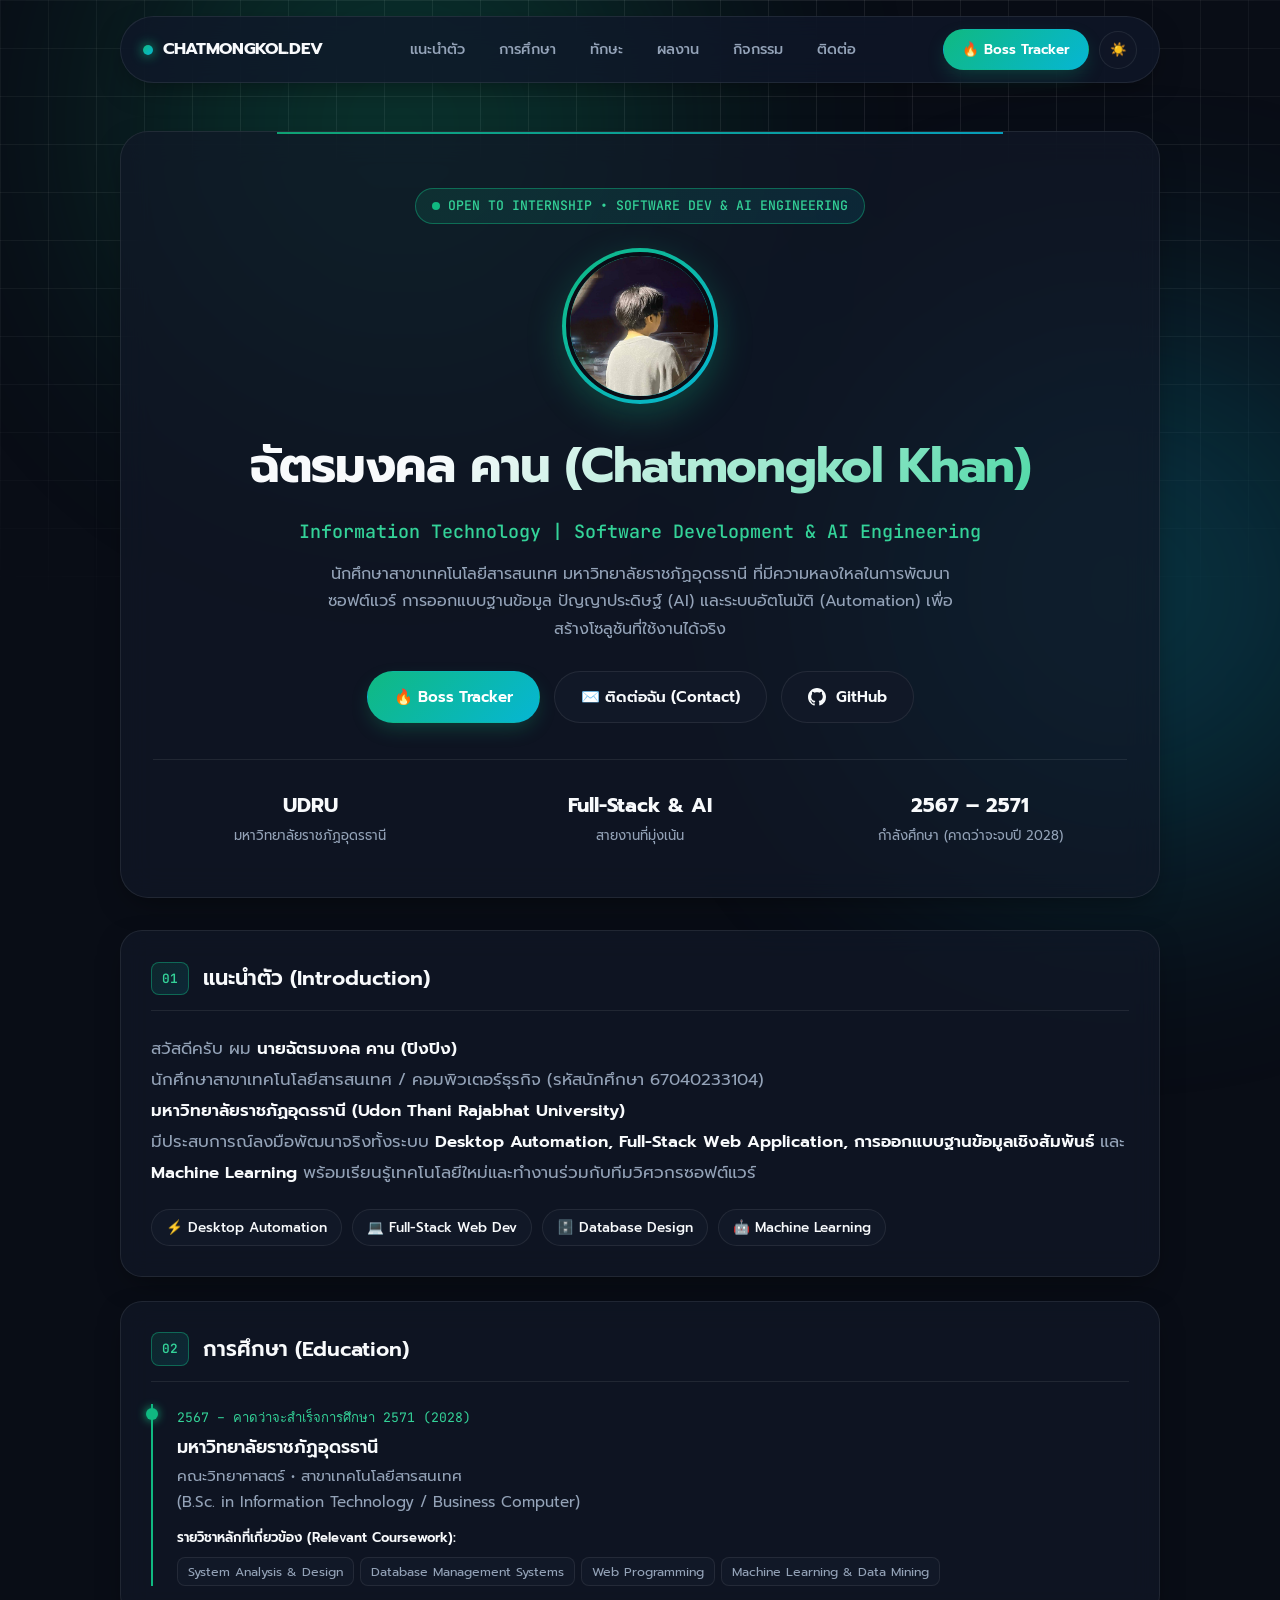
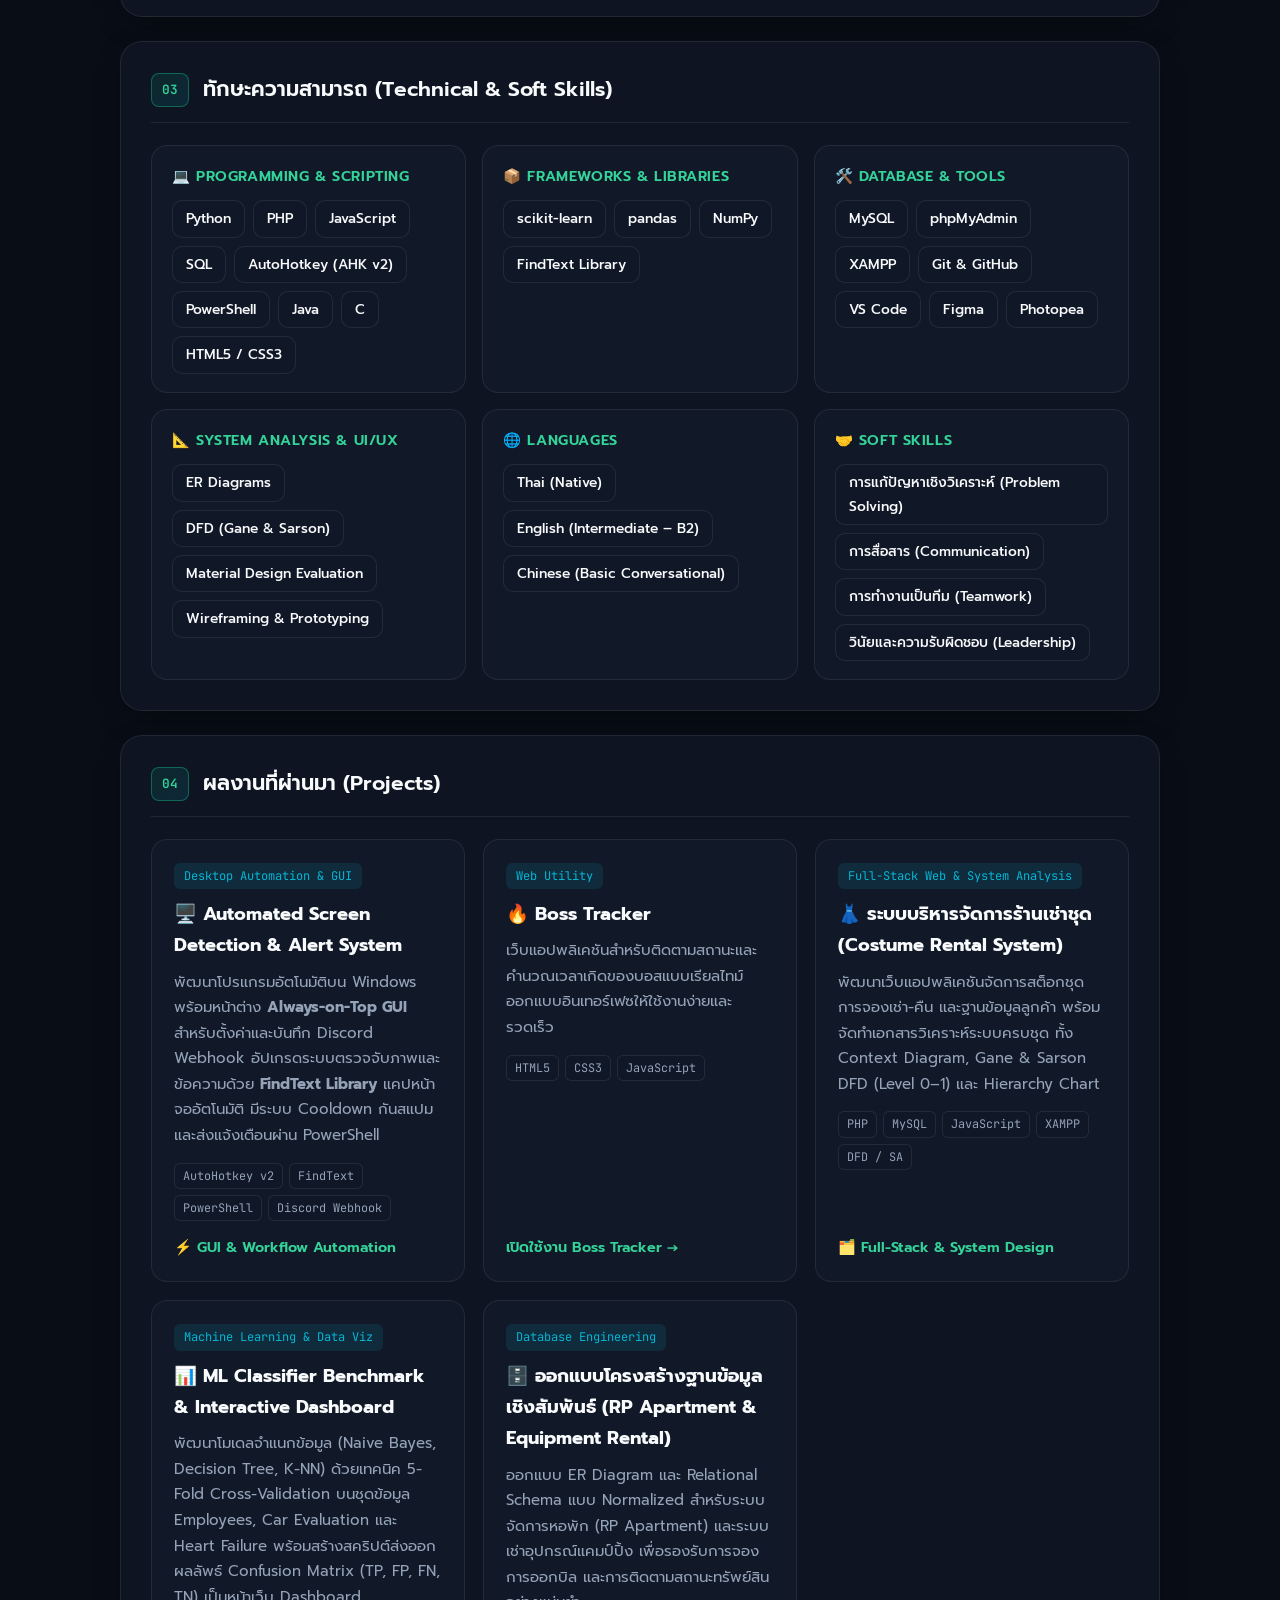
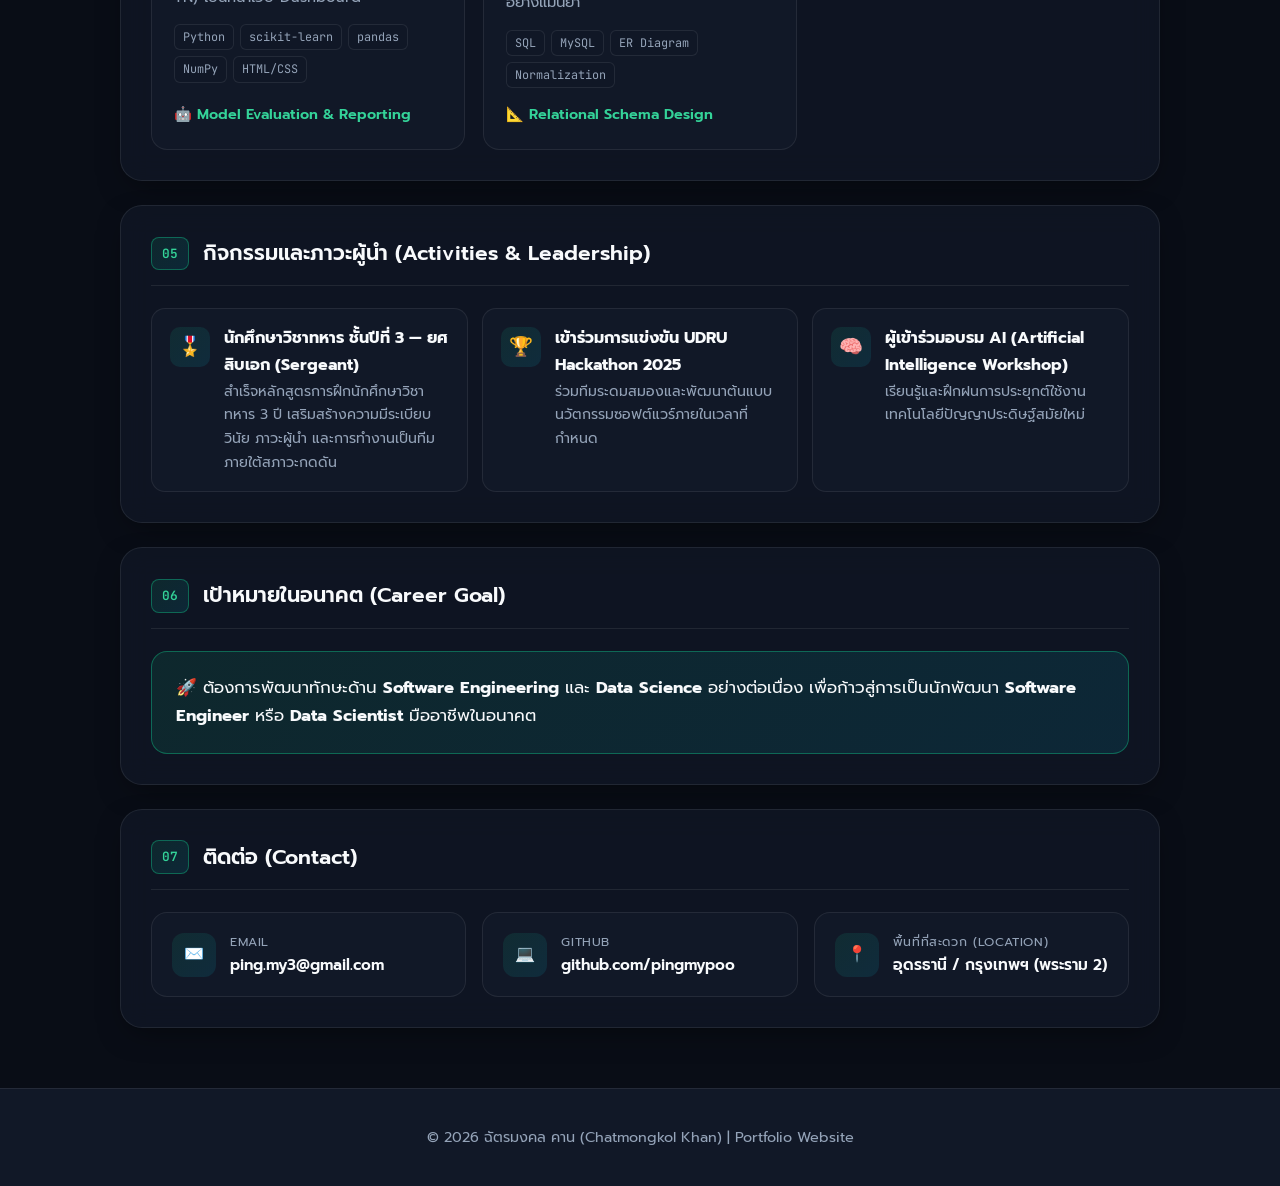
<file: index.html>
<!DOCTYPE html>
<html lang="th" data-theme="dark">

<head>
    <meta charset="UTF-8">
    <title>Portfolio | ฉัตรมงคล คาน (Chatmongkol Khan)</title>
    <meta name="viewport" content="width=device-width, initial-scale=1.0">
    <meta name="description" content="Portfolio ของ ฉัตรมงคล คาน - Information Technology & AI Engineering, มหาวิทยาลัยราชภัฏอุดรธานี">
    <!-- Google Fonts: Prompt (Thai/Latin) & JetBrains Mono -->
    <link rel="preconnect" href="https://fonts.googleapis.com">
    <link rel="preconnect" href="https://fonts.gstatic.com" crossorigin>
    <link href="https://fonts.googleapis.com/css2?family=JetBrains+Mono:wght@400;500;600&family=Plus+Jakarta+Sans:wght@400;500;600;700;800&family=Prompt:wght@300;400;500;600;700&display=swap" rel="stylesheet">

    <style>
        :root {
            --bg-primary: #090d16;
            --bg-secondary: #111827;
            --bg-card: rgba(17, 24, 39, 0.72);
            --bg-card-hover: rgba(30, 41, 59, 0.85);
            --bg-glass: rgba(15, 23, 42, 0.75);
            --text-primary: #f8fafc;
            --text-secondary: #94a3b8;
            --text-muted: #64748b;
            --accent: #10b981;
            --accent-light: #34d399;
            --accent-cyan: #06b6d4;
            --accent-glow: rgba(16, 185, 129, 0.28);
            --border-color: rgba(255, 255, 255, 0.08);
            --border-hover: rgba(16, 185, 129, 0.45);
            --shadow-card: 0 10px 30px -10px rgba(0, 0, 0, 0.5);
            --gradient-primary: linear-gradient(135deg, #10b981 0%, #06b6d4 100%);
            --gradient-subtle: linear-gradient(135deg, rgba(16, 185, 129, 0.12) 0%, rgba(6, 182, 212, 0.12) 100%);
        }

        [data-theme="light"] {
            --bg-primary: #f8fafc;
            --bg-secondary: #f1f5f9;
            --bg-card: rgba(255, 255, 255, 0.88);
            --bg-card-hover: rgba(255, 255, 255, 1);
            --bg-glass: rgba(255, 255, 255, 0.82);
            --text-primary: #0f172a;
            --text-secondary: #475569;
            --text-muted: #64748b;
            --accent: #059669;
            --accent-light: #10b981;
            --accent-cyan: #0284c7;
            --accent-glow: rgba(5, 150, 105, 0.18);
            --border-color: rgba(15, 23, 42, 0.08);
            --border-hover: rgba(5, 150, 105, 0.4);
            --shadow-card: 0 12px 32px -8px rgba(15, 23, 42, 0.08);
            --gradient-primary: linear-gradient(135deg, #059669 0%, #0284c7 100%);
            --gradient-subtle: linear-gradient(135deg, rgba(5, 150, 105, 0.08) 0%, rgba(2, 132, 199, 0.08) 100%);
        }

        * {
            box-sizing: border-box;
            margin: 0;
            padding: 0;
        }

        html {
            scroll-behavior: smooth;
            scroll-padding-top: 90px;
        }

        body {
            font-family: 'Prompt', 'Plus Jakarta Sans', -apple-system, BlinkMacSystemFont, sans-serif;
            background-color: var(--bg-primary);
            color: var(--text-primary);
            line-height: 1.7;
            overflow-x: hidden;
            position: relative;
            transition: background-color 0.35s ease, color 0.35s ease;
        }

        /* Ambient Background Effects */
        .bg-grid {
            position: fixed;
            inset: 0;
            background-image: 
                linear-gradient(to right, var(--border-color) 1px, transparent 1px),
                linear-gradient(to bottom, var(--border-color) 1px, transparent 1px);
            background-size: 48px 48px;
            mask-image: radial-gradient(ellipse 80% 60% at 50% 20%, #000 40%, transparent 100%);
            -webkit-mask-image: radial-gradient(ellipse 80% 60% at 50% 20%, #000 40%, transparent 100%);
            pointer-events: none;
            z-index: -2;
        }

        .bg-glow {
            position: fixed;
            width: 550px;
            height: 550px;
            border-radius: 50%;
            filter: blur(130px);
            opacity: 0.22;
            pointer-events: none;
            z-index: -1;
            animation: floatGlow 14s ease-in-out infinite alternate;
        }

        .bg-glow-1 {
            top: -150px;
            left: 10%;
            background: #10b981;
        }

        .bg-glow-2 {
            top: 35%;
            right: -120px;
            background: #06b6d4;
            animation-delay: -7s;
        }

        @keyframes floatGlow {
            0% { transform: translate(0, 0) scale(1); }
            100% { transform: translate(40px, 50px) scale(1.12); }
        }

        /* Sticky Glass Navigation */
        .navbar {
            position: sticky;
            top: 16px;
            z-index: 100;
            max-width: 1080px;
            margin: 16px auto 0;
            padding: 0 20px;
        }

        .nav-container {
            display: flex;
            align-items: center;
            justify-content: space-between;
            padding: 12px 22px;
            background: var(--bg-glass);
            backdrop-filter: blur(16px);
            -webkit-backdrop-filter: blur(16px);
            border: 1px solid var(--border-color);
            border-radius: 999px;
            box-shadow: var(--shadow-card);
        }

        .nav-logo {
            display: flex;
            align-items: center;
            gap: 10px;
            font-weight: 700;
            font-size: 1.05rem;
            color: var(--text-primary);
            text-decoration: none;
            letter-spacing: -0.02em;
        }

        .nav-logo-dot {
            width: 10px;
            height: 10px;
            border-radius: 50%;
            background: var(--gradient-primary);
            box-shadow: 0 0 12px var(--accent);
        }

        .nav-links {
            display: flex;
            align-items: center;
            gap: 6px;
            list-style: none;
        }

        .nav-links a {
            color: var(--text-secondary);
            text-decoration: none;
            font-size: 0.9rem;
            font-weight: 500;
            padding: 6px 14px;
            border-radius: 999px;
            transition: all 0.2s ease;
        }

        .nav-links a:hover {
            color: var(--text-primary);
            background: var(--gradient-subtle);
        }

        .nav-actions {
            display: flex;
            align-items: center;
            gap: 10px;
        }

        .theme-btn {
            background: var(--bg-card);
            border: 1px solid var(--border-color);
            color: var(--text-primary);
            width: 38px;
            height: 38px;
            border-radius: 50%;
            display: inline-flex;
            align-items: center;
            justify-content: center;
            cursor: pointer;
            transition: all 0.2s ease;
        }

        .theme-btn:hover {
            border-color: var(--border-hover);
            transform: rotate(12deg) scale(1.05);
        }

        /* Hero Header */
        header.hero {
            max-width: 1080px;
            margin: 48px auto 32px;
            padding: 0 20px;
            text-align: center;
        }

        .hero-card {
            position: relative;
            padding: 56px 32px 48px;
            background: var(--bg-card);
            backdrop-filter: blur(16px);
            -webkit-backdrop-filter: blur(16px);
            border: 1px solid var(--border-color);
            border-radius: 28px;
            box-shadow: var(--shadow-card);
            overflow: hidden;
        }

        .hero-card::before {
            content: "";
            position: absolute;
            top: 0;
            left: 15%;
            right: 15%;
            height: 2px;
            background: var(--gradient-primary);
            opacity: 0.85;
        }

        .status-badge {
            display: inline-flex;
            align-items: center;
            gap: 8px;
            padding: 6px 16px;
            border-radius: 999px;
            background: var(--gradient-subtle);
            border: 1px solid var(--border-hover);
            color: var(--accent-light);
            font-size: 0.82rem;
            font-weight: 500;
            margin-bottom: 24px;
            font-family: 'JetBrains Mono', monospace;
        }

        [data-theme="light"] .status-badge {
            color: var(--accent);
        }

        .status-pulse {
            width: 8px;
            height: 8px;
            border-radius: 50%;
            background: var(--accent);
            box-shadow: 0 0 0 0 var(--accent-glow);
            animation: pulse 2s infinite;
        }

        @keyframes pulse {
            0% { box-shadow: 0 0 0 0 rgba(16, 185, 129, 0.7); }
            70% { box-shadow: 0 0 0 10px rgba(16, 185, 129, 0); }
            100% { box-shadow: 0 0 0 0 rgba(16, 185, 129, 0); }
        }

        .avatar-wrapper {
            position: relative;
            width: 156px;
            height: 156px;
            margin: 0 auto 22px;
            border-radius: 50%;
            padding: 4px;
            background: var(--gradient-primary);
            box-shadow: 0 12px 35px var(--accent-glow);
            transition: transform 0.35s cubic-bezier(0.34, 1.56, 0.64, 1);
        }

        .avatar-wrapper:hover {
            transform: scale(1.05) rotate(2deg);
        }

        .profile-img {
            width: 100%;
            height: 100%;
            border-radius: 50%;
            object-fit: cover;
            border: 4px solid var(--bg-primary);
            background-color: var(--bg-secondary);
            display: block;
        }

        .hero h1 {
            font-size: clamp(2rem, 4.5vw, 3rem);
            font-weight: 700;
            letter-spacing: -0.02em;
            margin-bottom: 8px;
            background: linear-gradient(135deg, var(--text-primary) 30%, var(--accent-light) 100%);
            -webkit-background-clip: text;
            -webkit-text-fill-color: transparent;
            background-clip: text;
        }

        .hero-subtitle {
            font-family: 'JetBrains Mono', monospace;
            font-size: clamp(0.95rem, 2vw, 1.15rem);
            color: var(--accent-light);
            font-weight: 500;
            margin-bottom: 14px;
        }

        [data-theme="light"] .hero-subtitle {
            color: var(--accent);
        }

        .hero-bio {
            max-width: 650px;
            margin: 0 auto 28px;
            color: var(--text-secondary);
            font-size: 1rem;
        }

        .hero-actions {
            display: flex;
            flex-wrap: wrap;
            align-items: center;
            justify-content: center;
            gap: 14px;
        }

        .btn {
            display: inline-flex;
            align-items: center;
            gap: 10px;
            padding: 12px 26px;
            border-radius: 999px;
            font-weight: 600;
            font-size: 0.95rem;
            text-decoration: none;
            transition: all 0.25s cubic-bezier(0.4, 0, 0.2, 1);
            cursor: pointer;
            border: 1px solid transparent;
        }

        .btn-primary, .nav-btn {
            background: var(--gradient-primary);
            color: #ffffff;
            box-shadow: 0 8px 20px -4px var(--accent-glow);
        }

        .btn-primary:hover, .nav-btn:hover {
            transform: translateY(-3px);
            box-shadow: 0 14px 28px -4px var(--accent-glow);
            filter: brightness(1.06);
        }

        .btn-secondary {
            background: var(--bg-secondary);
            color: var(--text-primary);
            border-color: var(--border-color);
        }

        .btn-secondary:hover {
            border-color: var(--border-hover);
            background: var(--bg-card-hover);
            transform: translateY(-3px);
        }

        /* Quick Stats Bar */
        .stats-bar {
            display: grid;
            grid-template-columns: repeat(auto-fit, minmax(180px, 1fr));
            gap: 16px;
            margin-top: 36px;
            padding-top: 28px;
            border-top: 1px solid var(--border-color);
        }

        .stat-item {
            text-align: center;
        }

        .stat-value {
            font-size: 1.25rem;
            font-weight: 700;
            color: var(--text-primary);
            display: block;
        }

        .stat-label {
            font-size: 0.82rem;
            color: var(--text-secondary);
        }

        /* Main Grid Layout */
        main.container {
            max-width: 1080px;
            margin: 0 auto 60px;
            padding: 0 20px;
            display: grid;
            grid-template-columns: repeat(12, 1fr);
            gap: 24px;
        }

        section.card {
            grid-column: span 12;
            background: var(--bg-card);
            backdrop-filter: blur(14px);
            -webkit-backdrop-filter: blur(14px);
            border: 1px solid var(--border-color);
            border-radius: 22px;
            padding: 30px;
            box-shadow: var(--shadow-card);
            transition: transform 0.3s ease, border-color 0.3s ease, box-shadow 0.3s ease;
            position: relative;
            overflow: hidden;
        }

        section.card:hover {
            transform: translateY(-4px);
            border-color: var(--border-hover);
        }

        .col-7 { grid-column: span 7; }
        .col-5 { grid-column: span 5; }
        .col-6 { grid-column: span 6; }

        .section-header {
            display: flex;
            align-items: center;
            gap: 14px;
            margin-bottom: 22px;
            padding-bottom: 14px;
            border-bottom: 1px solid var(--border-color);
        }

        .section-num {
            font-family: 'JetBrains Mono', monospace;
            font-size: 0.8rem;
            font-weight: 600;
            padding: 5px 10px;
            border-radius: 8px;
            background: var(--gradient-subtle);
            color: var(--accent-light);
            border: 1px solid var(--border-hover);
        }

        [data-theme="light"] .section-num {
            color: var(--accent);
        }

        section.card h2 {
            font-size: 1.3rem;
            font-weight: 600;
            color: var(--text-primary);
            margin: 0;
            border: none;
            padding: 0;
        }

        /* Introduction Section */
        .intro-text {
            font-size: 1.05rem;
            color: var(--text-secondary);
            line-height: 1.85;
        }

        .intro-text strong {
            color: var(--text-primary);
            font-weight: 600;
        }

        .highlight-tags {
            display: flex;
            flex-wrap: wrap;
            gap: 10px;
            margin-top: 20px;
        }

        .chip {
            display: inline-flex;
            align-items: center;
            gap: 6px;
            padding: 6px 14px;
            border-radius: 999px;
            font-size: 0.85rem;
            font-weight: 500;
            background: var(--bg-secondary);
            border: 1px solid var(--border-color);
            color: var(--text-primary);
        }

        /* Skills Section */
        .skills-grid {
            display: grid;
            grid-template-columns: repeat(auto-fit, minmax(280px, 1fr));
            gap: 16px;
        }

        .skill-group {
            background: var(--bg-secondary);
            border: 1px solid var(--border-color);
            border-radius: 16px;
            padding: 18px 20px;
            transition: border-color 0.25s ease;
        }

        .skill-group:hover {
            border-color: var(--border-hover);
        }

        .skill-group-title {
            font-size: 0.9rem;
            font-weight: 600;
            color: var(--accent-light);
            margin-bottom: 12px;
            display: flex;
            align-items: center;
            gap: 8px;
            text-transform: uppercase;
            letter-spacing: 0.04em;
        }

        [data-theme="light"] .skill-group-title {
            color: var(--accent);
        }

        .skill-pills {
            display: flex;
            flex-wrap: wrap;
            gap: 8px;
        }

        .skill-pill {
            padding: 6px 13px;
            background: var(--bg-card);
            border: 1px solid var(--border-color);
            border-radius: 10px;
            font-size: 0.86rem;
            font-weight: 500;
            color: var(--text-primary);
            transition: all 0.2s ease;
        }

        .skill-pill:hover {
            border-color: var(--accent);
            transform: translateY(-2px);
        }

        /* Projects Section */
        .projects-grid {
            display: grid;
            grid-template-columns: repeat(auto-fit, minmax(300px, 1fr));
            gap: 18px;
        }

        .project-item {
            background: var(--bg-secondary);
            border: 1px solid var(--border-color);
            border-radius: 16px;
            padding: 22px;
            display: flex;
            flex-direction: column;
            justify-content: space-between;
            transition: all 0.25s ease;
        }

        .project-item:hover {
            border-color: var(--border-hover);
            background: var(--bg-card-hover);
        }

        .project-badge {
            display: inline-block;
            font-family: 'JetBrains Mono', monospace;
            font-size: 0.75rem;
            color: var(--accent-cyan);
            background: rgba(6, 182, 212, 0.12);
            padding: 3px 10px;
            border-radius: 6px;
            margin-bottom: 10px;
            width: fit-content;
        }

        .project-item h3 {
            font-size: 1.15rem;
            margin-bottom: 8px;
            color: var(--text-primary);
        }

        .project-item p {
            color: var(--text-secondary);
            font-size: 0.94rem;
            margin-bottom: 14px;
        }

        .project-tech {
            display: flex;
            flex-wrap: wrap;
            gap: 6px;
            margin-bottom: 14px;
        }

        .tech-tag {
            font-family: 'JetBrains Mono', monospace;
            font-size: 0.74rem;
            padding: 2px 8px;
            border-radius: 6px;
            background: var(--bg-card);
            border: 1px solid var(--border-color);
            color: var(--text-secondary);
        }

        .project-link {
            display: inline-flex;
            align-items: center;
            gap: 6px;
            color: var(--accent-light);
            font-weight: 600;
            font-size: 0.9rem;
            text-decoration: none;
        }

        [data-theme="light"] .project-link {
            color: var(--accent);
        }

        .project-link:hover {
            text-decoration: underline;
        }

        /* Education Timeline */
        .timeline-item {
            position: relative;
            padding-left: 24px;
            border-left: 2px solid var(--accent);
        }

        .timeline-item::before {
            content: "";
            position: absolute;
            left: -7px;
            top: 4px;
            width: 12px;
            height: 12px;
            border-radius: 50%;
            background: var(--accent);
            box-shadow: 0 0 10px var(--accent);
        }

        .timeline-year {
            display: inline-block;
            font-family: 'JetBrains Mono', monospace;
            font-size: 0.82rem;
            color: var(--accent-light);
            margin-bottom: 4px;
        }

        [data-theme="light"] .timeline-year {
            color: var(--accent);
        }

        .timeline-title {
            font-size: 1.1rem;
            font-weight: 600;
            color: var(--text-primary);
        }

        .timeline-sub {
            color: var(--text-secondary);
            font-size: 0.95rem;
            margin-bottom: 12px;
        }

        .coursework-list {
            display: flex;
            flex-wrap: wrap;
            gap: 6px;
            margin-top: 8px;
        }

        .course-tag {
            font-size: 0.78rem;
            padding: 3px 10px;
            border-radius: 8px;
            background: var(--bg-secondary);
            border: 1px solid var(--border-color);
            color: var(--text-secondary);
        }

        /* Activities List */
        .activity-list {
            list-style: none;
            display: grid;
            grid-template-columns: repeat(auto-fit, minmax(280px, 1fr));
            gap: 14px;
        }

        .activity-item {
            display: flex;
            align-items: flex-start;
            gap: 14px;
            padding: 16px 18px;
            background: var(--bg-secondary);
            border: 1px solid var(--border-color);
            border-radius: 14px;
            transition: border-color 0.2s ease;
        }

        .activity-item:hover {
            border-color: var(--border-hover);
        }

        .activity-icon {
            width: 40px;
            height: 40px;
            border-radius: 10px;
            background: var(--gradient-subtle);
            display: flex;
            align-items: center;
            justify-content: center;
            font-size: 1.2rem;
            flex-shrink: 0;
            margin-top: 2px;
        }

        /* Career Goal Banner */
        .goal-box {
            background: var(--gradient-subtle);
            border: 1px solid var(--border-hover);
            border-radius: 16px;
            padding: 22px 24px;
            color: var(--text-primary);
            font-size: 1.05rem;
        }

        /* Contact Section */
        .contact-grid {
            display: grid;
            grid-template-columns: repeat(auto-fit, minmax(230px, 1fr));
            gap: 16px;
        }

        .contact-card {
            display: flex;
            align-items: center;
            gap: 14px;
            padding: 18px 20px;
            background: var(--bg-secondary);
            border: 1px solid var(--border-color);
            border-radius: 16px;
            text-decoration: none;
            color: var(--text-primary);
            transition: all 0.25s ease;
        }

        .contact-card:hover {
            border-color: var(--accent);
            transform: translateY(-3px);
            box-shadow: 0 10px 24px -10px var(--accent-glow);
        }

        .contact-icon {
            width: 44px;
            height: 44px;
            border-radius: 12px;
            background: var(--gradient-subtle);
            color: var(--accent-light);
            display: flex;
            align-items: center;
            justify-content: center;
            flex-shrink: 0;
        }

        .contact-label {
            font-size: 0.78rem;
            color: var(--text-secondary);
            text-transform: uppercase;
            letter-spacing: 0.05em;
        }

        .contact-value {
            font-weight: 600;
            font-size: 0.96rem;
            color: var(--text-primary);
            word-break: break-all;
        }

        footer {
            text-align: center;
            padding: 36px 20px;
            border-top: 1px solid var(--border-color);
            color: var(--text-secondary);
            font-size: 0.9rem;
            background: var(--bg-secondary);
        }

        @media (max-width: 860px) {
            .col-7, .col-5, .col-6 {
                grid-column: span 12;
            }
            .nav-links {
                display: none;
            }
            .hero-card {
                padding: 40px 20px 32px;
            }
        }
    </style>
</head>

<body>
    <!-- Ambient Background -->
    <div class="bg-grid"></div>
    <div class="bg-glow bg-glow-1"></div>
    <div class="bg-glow bg-glow-2"></div>

    <!-- Sticky Navbar -->
    <nav class="navbar">
        <div class="nav-container">
            <a href="#" class="nav-logo">
                <span class="nav-logo-dot"></span>
                <span>CHATMONGKOL.DEV</span>
            </a>
            <ul class="nav-links">
                <li><a href="#intro">แนะนำตัว</a></li>
                <li><a href="#education">การศึกษา</a></li>
                <li><a href="#skills">ทักษะ</a></li>
                <li><a href="#projects">ผลงาน</a></li>
                <li><a href="#activities">กิจกรรม</a></li>
                <li><a href="#contact">ติดต่อ</a></li>
            </ul>
            <div class="nav-actions">
                <a href="boss-tracker.html" class="btn nav-btn" style="padding: 8px 18px; font-size: 0.85rem;">🔥 Boss Tracker</a>
                <button class="theme-btn" id="themeToggle" aria-label="สลับโหมดสี" title="สลับโหมดมืด/สว่าง">
                    <span id="themeIcon">☀️</span>
                </button>
            </div>
        </div>
    </nav>

    <!-- Hero Header -->
    <header class="hero">
        <div class="hero-card">
            <div class="status-badge">
                <span class="status-pulse"></span>
                <span>OPEN TO INTERNSHIP • SOFTWARE DEV &amp; AI ENGINEERING</span>
            </div>

            <div class="avatar-wrapper">
                <img src="profile.jpg" alt="ฉัตรมงคล คาน" class="profile-img"
                     onerror="this.onerror=null;this.src='data:image/svg+xml;utf8,<svg xmlns=%22http://www.w3.org/2000/svg%22 viewBox=%220 0 200 200%22><rect width=%22200%22 height=%22200%22 fill=%22%23111827%22/><text x=%2250%25%22 y=%2254%25%22 dominant-baseline=%22middle%22 text-anchor=%22middle%22 fill=%22%2310b981%22 font-family=%22sans-serif%22 font-size=%2264%22 font-weight=%22bold%22>CK</text></svg>';">
            </div>

            <h1>ฉัตรมงคล คาน (Chatmongkol Khan)</h1>
            <p class="hero-subtitle">Information Technology | Software Development &amp; AI Engineering</p>
            <p class="hero-bio">
                นักศึกษาสาขาเทคโนโลยีสารสนเทศ มหาวิทยาลัยราชภัฏอุดรธานี ที่มีความหลงใหลในการพัฒนาซอฟต์แวร์
                การออกแบบฐานข้อมูล ปัญญาประดิษฐ์ (AI) และระบบอัตโนมัติ (Automation) เพื่อสร้างโซลูชันที่ใช้งานได้จริง
            </p>

            <div class="hero-actions">
                <a href="boss-tracker.html" class="btn btn-primary">🔥 Boss Tracker</a>
                <a href="#contact" class="btn btn-secondary">✉️ ติดต่อฉัน (Contact)</a>
                <a href="https://github.com/pingmypoo" target="_blank" rel="noopener noreferrer" class="btn btn-secondary">
                    <svg width="18" height="18" viewBox="0 0 24 24" fill="currentColor"><path d="M12 0C5.37 0 0 5.37 0 12c0 5.31 3.435 9.795 8.205 11.385.6.105.825-.255.825-.57 0-.285-.015-1.23-.015-2.235-3.015.555-3.795-.735-4.035-1.41-.135-.345-.72-1.41-1.23-1.695-.42-.225-1.02-.78-.015-.795.945-.015 1.62.87 1.845 1.23 1.08 1.815 2.805 1.305 3.495.99.105-.78.42-1.305.765-1.605-2.67-.3-5.46-1.335-5.46-5.925 0-1.305.465-2.385 1.23-3.225-.12-.3-.54-1.53.12-3.18 0 0 1.005-.315 3.3 1.23.96-.27 1.98-.405 3-.405s2.04.135 3 .405c2.295-1.56 3.3-1.23 3.3-1.23.66 1.65.24 2.88.12 3.18.765.84 1.23 1.905 1.23 3.225 0 4.605-2.805 5.625-5.475 5.925.435.375.81 1.095.81 2.22 0 1.605-.015 2.895-.015 3.3 0 .315.225.69.825.57A12.02 12.02 0 0024 12c0-6.63-5.37-12-12-12z"/></svg>
                    GitHub
                </a>
            </div>

            <div class="stats-bar">
                <div class="stat-item">
                    <span class="stat-value">UDRU</span>
                    <span class="stat-label">มหาวิทยาลัยราชภัฏอุดรธานี</span>
                </div>
                <div class="stat-item">
                    <span class="stat-value">Full-Stack &amp; AI</span>
                    <span class="stat-label">สายงานที่มุ่งเน้น</span>
                </div>
                <div class="stat-item">
                    <span class="stat-value">2567 – 2571</span>
                    <span class="stat-label">กำลังศึกษา (คาดว่าจะจบปี 2028)</span>
                </div>
            </div>
        </div>
    </header>

    <!-- Main Content Bento Grid -->
    <main class="container">

        <!-- 1. Introduction -->
        <section id="intro" class="card col-7">
            <div class="section-header">
                <span class="section-num">01</span>
                <h2>แนะนำตัว (Introduction)</h2>
            </div>
            <p class="intro-text">
                สวัสดีครับ ผม <strong>นายฉัตรมงคล คาน (ปิงปิง)</strong><br>
                นักศึกษาสาขาเทคโนโลยีสารสนเทศ / คอมพิวเตอร์ธุรกิจ (รหัสนักศึกษา 67040233104)<br>
                <strong>มหาวิทยาลัยราชภัฏอุดรธานี (Udon Thani Rajabhat University)</strong><br>
                มีประสบการณ์ลงมือพัฒนาจริงทั้งระบบ <strong>Desktop Automation, Full-Stack Web Application, การออกแบบฐานข้อมูลเชิงสัมพันธ์</strong> และ <strong>Machine Learning</strong> พร้อมเรียนรู้เทคโนโลยีใหม่และทำงานร่วมกับทีมวิศวกรซอฟต์แวร์
            </p>
            <div class="highlight-tags">
                <span class="chip">⚡ Desktop Automation</span>
                <span class="chip">💻 Full-Stack Web Dev</span>
                <span class="chip">🗄️ Database Design</span>
                <span class="chip">🤖 Machine Learning</span>
            </div>
        </section>

        <!-- 2. Education -->
        <section id="education" class="card col-5">
            <div class="section-header">
                <span class="section-num">02</span>
                <h2>การศึกษา (Education)</h2>
            </div>
            <div class="timeline-item">
                <span class="timeline-year">2567 – คาดว่าจะสำเร็จการศึกษา 2571 (2028)</span>
                <div class="timeline-title">มหาวิทยาลัยราชภัฏอุดรธานี</div>
                <div class="timeline-sub">
                    คณะวิทยาศาสตร์ • สาขาเทคโนโลยีสารสนเทศ<br>
                    (B.Sc. in Information Technology / Business Computer)
                </div>
                <div style="font-size: 0.82rem; font-weight: 600; color: var(--text-primary); margin-top: 10px;">
                    รายวิชาหลักที่เกี่ยวข้อง (Relevant Coursework):
                </div>
                <div class="coursework-list">
                    <span class="course-tag">System Analysis &amp; Design</span>
                    <span class="course-tag">Database Management Systems</span>
                    <span class="course-tag">Web Programming</span>
                    <span class="course-tag">Machine Learning &amp; Data Mining</span>
                </div>
            </div>
        </section>

        <!-- 3. Skills -->
        <section id="skills" class="card">
            <div class="section-header">
                <span class="section-num">03</span>
                <h2>ทักษะความสามารถ (Technical &amp; Soft Skills)</h2>
            </div>
            <div class="skills-grid">
                <div class="skill-group">
                    <div class="skill-group-title">💻 Programming &amp; Scripting</div>
                    <div class="skill-pills">
                        <span class="skill-pill">Python</span>
                        <span class="skill-pill">PHP</span>
                        <span class="skill-pill">JavaScript</span>
                        <span class="skill-pill">SQL</span>
                        <span class="skill-pill">AutoHotkey (AHK v2)</span>
                        <span class="skill-pill">PowerShell</span>
                        <span class="skill-pill">Java</span>
                        <span class="skill-pill">C</span>
                        <span class="skill-pill">HTML5 / CSS3</span>
                    </div>
                </div>

                <div class="skill-group">
                    <div class="skill-group-title">📦 Frameworks &amp; Libraries</div>
                    <div class="skill-pills">
                        <span class="skill-pill">scikit-learn</span>
                        <span class="skill-pill">pandas</span>
                        <span class="skill-pill">NumPy</span>
                        <span class="skill-pill">FindText Library</span>
                    </div>
                </div>

                <div class="skill-group">
                    <div class="skill-group-title">🛠️ Database &amp; Tools</div>
                    <div class="skill-pills">
                        <span class="skill-pill">MySQL</span>
                        <span class="skill-pill">phpMyAdmin</span>
                        <span class="skill-pill">XAMPP</span>
                        <span class="skill-pill">Git &amp; GitHub</span>
                        <span class="skill-pill">VS Code</span>
                        <span class="skill-pill">Figma</span>
                        <span class="skill-pill">Photopea</span>
                    </div>
                </div>

                <div class="skill-group">
                    <div class="skill-group-title">📐 System Analysis &amp; UI/UX</div>
                    <div class="skill-pills">
                        <span class="skill-pill">ER Diagrams</span>
                        <span class="skill-pill">DFD (Gane &amp; Sarson)</span>
                        <span class="skill-pill">Material Design Evaluation</span>
                        <span class="skill-pill">Wireframing &amp; Prototyping</span>
                    </div>
                </div>

                <div class="skill-group">
                    <div class="skill-group-title">🌐 Languages</div>
                    <div class="skill-pills">
                        <span class="skill-pill">Thai (Native)</span>
                        <span class="skill-pill">English (Intermediate – B2)</span>
                        <span class="skill-pill">Chinese (Basic Conversational)</span>
                    </div>
                </div>

                <div class="skill-group">
                    <div class="skill-group-title">🤝 Soft Skills</div>
                    <div class="skill-pills">
                        <span class="skill-pill">การแก้ปัญหาเชิงวิเคราะห์ (Problem Solving)</span>
                        <span class="skill-pill">การสื่อสาร (Communication)</span>
                        <span class="skill-pill">การทำงานเป็นทีม (Teamwork)</span>
                        <span class="skill-pill">วินัยและความรับผิดชอบ (Leadership)</span>
                    </div>
                </div>
            </div>
        </section>

        <!-- 4. Projects (Full Width Grid for 5 Projects) -->
        <section id="projects" class="card">
            <div class="section-header">
                <span class="section-num">04</span>
                <h2>ผลงานที่ผ่านมา (Projects)</h2>
            </div>
            <div class="projects-grid">
                <!-- Project 1: AutoHotkey v2 GUI & Discord Alert -->
                <div class="project-item">
                    <div>
                        <span class="project-badge">Desktop Automation &amp; GUI</span>
                        <h3>🖥️ Automated Screen Detection &amp; Alert System</h3>
                        <p>พัฒนาโปรแกรมอัตโนมัติบน Windows พร้อมหน้าต่าง <strong>Always-on-Top GUI</strong> สำหรับตั้งค่าและบันทึก Discord Webhook อัปเกรดระบบตรวจจับภาพและข้อความด้วย <strong>FindText Library</strong> แคปหน้าจออัตโนมัติ มีระบบ Cooldown กันสแปม และส่งแจ้งเตือนผ่าน PowerShell</p>
                        <div class="project-tech">
                            <span class="tech-tag">AutoHotkey v2</span>
                            <span class="tech-tag">FindText</span>
                            <span class="tech-tag">PowerShell</span>
                            <span class="tech-tag">Discord Webhook</span>
                        </div>
                    </div>
                    <span class="project-link">⚡ GUI &amp; Workflow Automation</span>
                </div>

                <!-- Project 2: Boss Tracker -->
                <div class="project-item">
                    <div>
                        <span class="project-badge">Web Utility</span>
                        <h3>🔥 Boss Tracker</h3>
                        <p>เว็บแอปพลิเคชันสำหรับติดตามสถานะและคำนวณเวลาเกิดของบอสแบบเรียลไทม์ ออกแบบอินเทอร์เฟซให้ใช้งานง่ายและรวดเร็ว</p>
                        <div class="project-tech">
                            <span class="tech-tag">HTML5</span>
                            <span class="tech-tag">CSS3</span>
                            <span class="tech-tag">JavaScript</span>
                        </div>
                    </div>
                    <a href="boss-tracker.html" class="project-link">เปิดใช้งาน Boss Tracker →</a>
                </div>

                <!-- Project 3: Web-Based Costume Rental System -->
                <div class="project-item">
                    <div>
                        <span class="project-badge">Full-Stack Web &amp; System Analysis</span>
                        <h3>👗 ระบบบริหารจัดการร้านเช่าชุด (Costume Rental System)</h3>
                        <p>พัฒนาเว็บแอปพลิเคชันจัดการสต็อกชุด การจองเช่า-คืน และฐานข้อมูลลูกค้า พร้อมจัดทำเอกสารวิเคราะห์ระบบครบชุด ทั้ง Context Diagram, Gane &amp; Sarson DFD (Level 0–1) และ Hierarchy Chart</p>
                        <div class="project-tech">
                            <span class="tech-tag">PHP</span>
                            <span class="tech-tag">MySQL</span>
                            <span class="tech-tag">JavaScript</span>
                            <span class="tech-tag">XAMPP</span>
                            <span class="tech-tag">DFD / SA</span>
                        </div>
                    </div>
                    <span class="project-link">🗂️ Full-Stack &amp; System Design</span>
                </div>

                <!-- Project 4: ML Classifier Benchmark & HTML Dashboard -->
                <div class="project-item">
                    <div>
                        <span class="project-badge">Machine Learning &amp; Data Viz</span>
                        <h3>📊 ML Classifier Benchmark &amp; Interactive Dashboard</h3>
                        <p>พัฒนาโมเดลจำแนกข้อมูล (Naive Bayes, Decision Tree, K-NN) ด้วยเทคนิค 5-Fold Cross-Validation บนชุดข้อมูล Employees, Car Evaluation และ Heart Failure พร้อมสร้างสคริปต์ส่งออกผลลัพธ์ Confusion Matrix (TP, FP, FN, TN) เป็นหน้าเว็บ Dashboard</p>
                        <div class="project-tech">
                            <span class="tech-tag">Python</span>
                            <span class="tech-tag">scikit-learn</span>
                            <span class="tech-tag">pandas</span>
                            <span class="tech-tag">NumPy</span>
                            <span class="tech-tag">HTML/CSS</span>
                        </div>
                    </div>
                    <span class="project-link">🤖 Model Evaluation &amp; Reporting</span>
                </div>

                <!-- Project 5: Relational Database Architecture -->
                <div class="project-item">
                    <div>
                        <span class="project-badge">Database Engineering</span>
                        <h3>🗄️ ออกแบบโครงสร้างฐานข้อมูลเชิงสัมพันธ์ (RP Apartment &amp; Equipment Rental)</h3>
                        <p>ออกแบบ ER Diagram และ Relational Schema แบบ Normalized สำหรับระบบจัดการหอพัก (RP Apartment) และระบบเช่าอุปกรณ์แคมป์ปิ้ง เพื่อรองรับการจอง การออกบิล และการติดตามสถานะทรัพย์สินอย่างแม่นยำ</p>
                        <div class="project-tech">
                            <span class="tech-tag">SQL</span>
                            <span class="tech-tag">MySQL</span>
                            <span class="tech-tag">ER Diagram</span>
                            <span class="tech-tag">Normalization</span>
                        </div>
                    </div>
                    <span class="project-link">📐 Relational Schema Design</span>
                </div>
            </div>
        </section>

        <!-- 5. Activities & Leadership -->
        <section id="activities" class="card">
            <div class="section-header">
                <span class="section-num">05</span>
                <h2>กิจกรรมและภาวะผู้นำ (Activities &amp; Leadership)</h2>
            </div>
            <ul class="activity-list">
                <li class="activity-item">
                    <div class="activity-icon">🎖️</div>
                    <div>
                        <strong>นักศึกษาวิชาทหาร ชั้นปีที่ 3 — ยศสิบเอก (Sergeant)</strong>
                        <div style="font-size: 0.88rem; color: var(--text-secondary);">สำเร็จหลักสูตรการฝึกนักศึกษาวิชาทหาร 3 ปี เสริมสร้างความมีระเบียบวินัย ภาวะผู้นำ และการทำงานเป็นทีมภายใต้สภาวะกดดัน</div>
                    </div>
                </li>
                <li class="activity-item">
                    <div class="activity-icon">🏆</div>
                    <div>
                        <strong>เข้าร่วมการแข่งขัน UDRU Hackathon 2025</strong>
                        <div style="font-size: 0.88rem; color: var(--text-secondary);">ร่วมทีมระดมสมองและพัฒนาต้นแบบนวัตกรรมซอฟต์แวร์ภายในเวลาที่กำหนด</div>
                    </div>
                </li>
                <li class="activity-item">
                    <div class="activity-icon">🧠</div>
                    <div>
                        <strong>ผู้เข้าร่วมอบรม AI (Artificial Intelligence Workshop)</strong>
                        <div style="font-size: 0.88rem; color: var(--text-secondary);">เรียนรู้และฝึกฝนการประยุกต์ใช้งานเทคโนโลยีปัญญาประดิษฐ์สมัยใหม่</div>
                    </div>
                </li>
            </ul>
        </section>

        <!-- 6. Career Goal -->
        <section id="goal" class="card">
            <div class="section-header">
                <span class="section-num">06</span>
                <h2>เป้าหมายในอนาคต (Career Goal)</h2>
            </div>
            <div class="goal-box">
                🚀 ต้องการพัฒนาทักษะด้าน <strong>Software Engineering</strong> และ <strong>Data Science</strong>
                อย่างต่อเนื่อง เพื่อก้าวสู่การเป็นนักพัฒนา <strong>Software Engineer</strong> หรือ <strong>Data Scientist</strong> มืออาชีพในอนาคต
            </div>
        </section>

        <!-- 7. Contact -->
        <section id="contact" class="card contact">
            <div class="section-header">
                <span class="section-num">07</span>
                <h2>ติดต่อ (Contact)</h2>
            </div>
            <div class="contact-grid">
                <a href="mailto:ping.my3@gmail.com" class="contact-card">
                    <div class="contact-icon">✉️</div>
                    <div>
                        <div class="contact-label">Email</div>
                        <div class="contact-value">ping.my3@gmail.com</div>
                    </div>
                </a>

                <a href="https://github.com/pingmypoo" target="_blank" rel="noopener noreferrer" class="contact-card">
                    <div class="contact-icon">💻</div>
                    <div>
                        <div class="contact-label">GitHub</div>
                        <div class="contact-value">github.com/pingmypoo</div>
                    </div>
                </a>

                <div class="contact-card">
                    <div class="contact-icon">📍</div>
                    <div>
                        <div class="contact-label">พื้นที่ที่สะดวก (Location)</div>
                        <div class="contact-value">อุดรธานี / กรุงเทพฯ (พระราม 2)</div>
                    </div>
                </div>
            </div>
        </section>

    </main>

    <footer>
        © 2026 ฉัตรมงคล คาน (Chatmongkol Khan) | Portfolio Website
    </footer>

    <script>
        const themeToggle = document.getElementById('themeToggle');
        const themeIcon = document.getElementById('themeIcon');
        const htmlEl = document.documentElement;

        const savedTheme = localStorage.getItem('portfolio-theme') || 'dark';
        htmlEl.setAttribute('data-theme', savedTheme);
        themeIcon.textContent = savedTheme === 'dark' ? '☀️' : '🌙';

        themeToggle.addEventListener('click', () => {
            const current = htmlEl.getAttribute('data-theme');
            const next = current === 'dark' ? 'light' : 'dark';
            htmlEl.setAttribute('data-theme', next);
            localStorage.setItem('portfolio-theme', next);
            themeIcon.textContent = next === 'dark' ? '☀️' : '🌙';
        });
    </script>
</body>

</html>
</file>
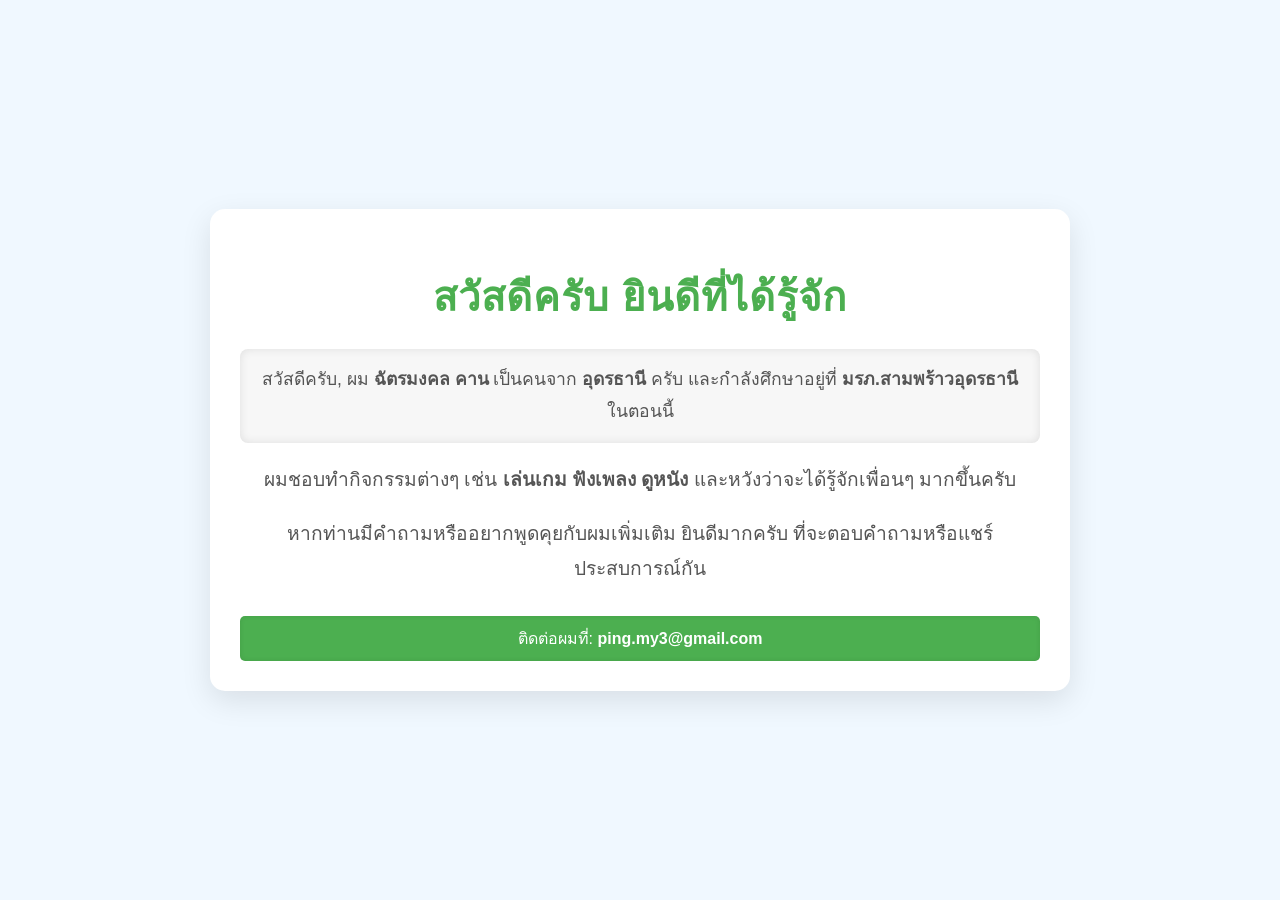
<file: .github/workflows/index.html>
<!DOCTYPE html>
<html lang="th">
<head>
    <meta charset="UTF-8">
    <meta name="viewport" content="width=device-width, initial-scale=1.0">
    <title>แนะนำตัว</title>
    <style>
        body {
            font-family: 'Arial', sans-serif;
            background-color: #f0f8ff;
            margin: 0;
            padding: 0;
            display: flex;
            justify-content: center;
            align-items: center;
            height: 100vh;
            color: #333;
        }

        .container {
            width: 100%;
            max-width: 800px;
            background-color: #fff;
            padding: 30px;
            border-radius: 15px;
            box-shadow: 0 10px 30px rgba(0, 0, 0, 0.1);
            text-align: center;
        }

        h1 {
            font-size: 2.5em;
            color: #4CAF50;
            margin-bottom: 20px;
            letter-spacing: 1px;
        }

        .intro {
            font-size: 1.1em;
            margin-bottom: 20px;
            background-color: #f7f7f7;
            padding: 15px;
            border-radius: 8px;
            box-shadow: inset 0 0 10px rgba(0, 0, 0, 0.1);
        }

        p {
            line-height: 1.8;
            color: #555;
            font-size: 1.2em;
            margin-bottom: 20px;
        }

        .footer {
            background-color: #4CAF50;
            color: white;
            padding: 10px;
            border-radius: 5px;
            font-size: 1em;
            margin-top: 30px;
            box-shadow: inset 0 0 5px rgba(0, 0, 0, 0.1);
        }

        a {
            color: #fff;
            text-decoration: none;
            font-weight: bold;
        }

        a:hover {
            text-decoration: underline;
        }
    </style>
</head>
<body>

    <div class="container">
        <h1>สวัสดีครับ ยินดีที่ได้รู้จัก</h1>

        <p class="intro">สวัสดีครับ, ผม <strong>ฉัตรมงคล คาน</strong> เป็นคนจาก <strong>อุดรธานี</strong> ครับ และกำลังศึกษาอยู่ที่ <strong>มรภ.สามพร้าวอุดรธานี</strong> ในตอนนี้</p>

        <p>ผมชอบทำกิจกรรมต่างๆ เช่น <strong>เล่นเกม ฟังเพลง ดูหนัง</strong> และหวังว่าจะได้รู้จักเพื่อนๆ มากขึ้นครับ</p>

        <p>หากท่านมีคำถามหรืออยากพูดคุยกับผมเพิ่มเติม ยินดีมากครับ ที่จะตอบคำถามหรือแชร์ประสบการณ์กัน</p>

        <div class="footer">
            ติดต่อผมที่: <a href="mailto:ping.my3@gmail.com">ping.my3@gmail.com</a>
        </div>
    </div>

</body>
</html>
</file>
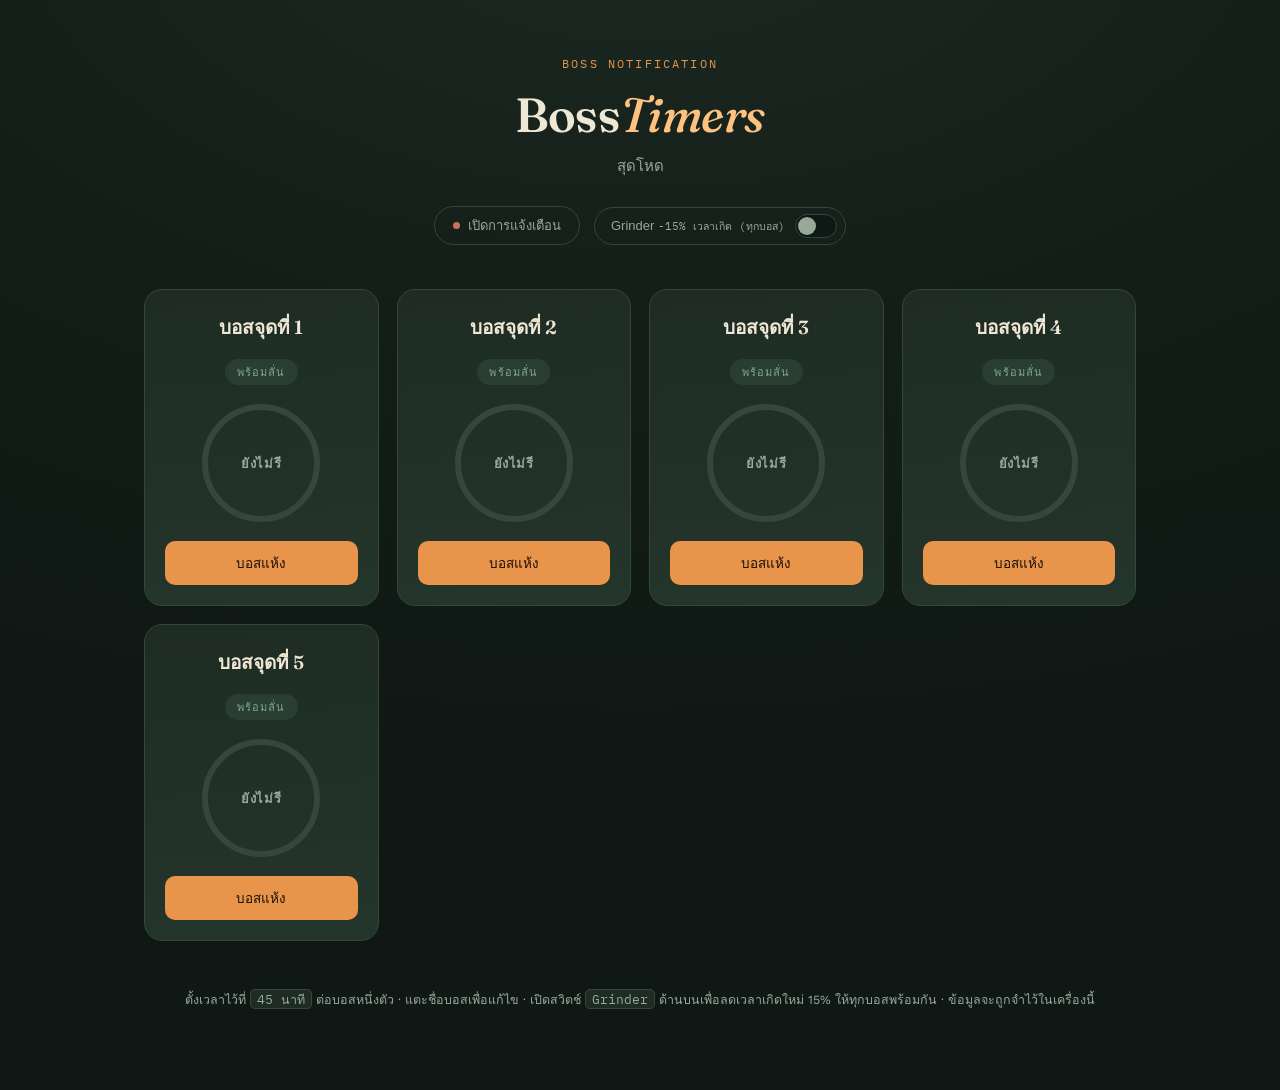
<file: boss-tracker.html>
<!DOCTYPE html>
<html lang="th">
<head>
<meta charset="UTF-8">
<meta name="viewport" content="width=device-width, initial-scale=1.0">
<title>Boss notification</title>
<link rel="preconnect" href="https://fonts.googleapis.com">
<link rel="preconnect" href="https://fonts.gstatic.com" crossorigin>
<link href="https://fonts.googleapis.com/css2?family=Fraunces:ital,opsz,wght@0,9..144,400;0,9..144,600;1,9..144,500&family=Work+Sans:wght@400;500;600&family=IBM+Plex+Mono:wght@500;600&display=swap" rel="stylesheet">
<style>

  
  :root{
    --bg: #141F19;
    --bg-2: #0F1814;
    --surface: #1E2C24;
    --surface-2: #24352B;
    --line: #34473A;
    --ember: #E8944A;
    --ember-bright: #FFC17E;
    --alive: #7FA88A;
    --text: #EEE7D4;
    --text-dim: #98A99A;
    --danger: #C97157;
    --grinder: #7FA8D6;
    --grinder-bright: #A9C6EC;
  }

  *{ box-sizing: border-box; }

  html, body{
    margin:0; padding:0;
    background: radial-gradient(ellipse 120% 80% at 50% -10%, #1C2A22 0%, var(--bg) 45%, var(--bg-2) 100%);
    color: var(--text);
    font-family: 'Work Sans', sans-serif;
    min-height: 100vh;
    overflow-x: hidden;
  }

  .embers{
    position: fixed; inset: 0; pointer-events: none; z-index: 0; overflow: hidden;
  }
  .ember-dot{
    position: absolute;
    bottom: -10px;
    width: 4px; height: 4px;
    border-radius: 50%;
    background: var(--ember);
    box-shadow: 0 0 6px 2px rgba(232,148,74,0.55);
    opacity: 0;
    animation: drift 9s linear infinite;
  }
  @keyframes drift{
    0%   { transform: translateY(0) translateX(0); opacity: 0; }
    8%   { opacity: 0.8; }
    100% { transform: translateY(-100vh) translateX(var(--dx, 20px)); opacity: 0; }
  }

  .wrap{
    position: relative; z-index: 1;
    max-width: 1040px;
    margin: 0 auto;
    padding: 56px 24px 80px;
  }

  header{
    text-align: center;
    margin-bottom: 8px;
  }
  .eyebrow{
    font-family: 'IBM Plex Mono', monospace;
    font-size: 12px;
    letter-spacing: 0.18em;
    text-transform: uppercase;
    color: var(--ember);
    margin-bottom: 14px;
  }
  h1{
    font-family: 'Fraunces', serif;
    font-weight: 600;
    font-size: clamp(32px, 5vw, 48px);
    margin: 0 0 10px;
    letter-spacing: -0.01em;
  }
  h1 em{
    font-style: italic;
    font-weight: 500;
    color: var(--ember-bright);
  }
  .sub{
    color: var(--text-dim);
    font-size: 15px;
    max-width: 480px;
    margin: 0 auto 28px;
    line-height: 1.6;
  }

  .notify-row{
    display:flex; justify-content:center; align-items:center; gap: 14px;
    flex-wrap: wrap;
    margin-bottom: 44px;
  }
  .notify-btn{
    font-family: 'Work Sans', sans-serif;
    font-size: 13px;
    font-weight: 500;
    color: var(--text-dim);
    background: transparent;
    border: 1px solid var(--line);
    border-radius: 999px;
    padding: 8px 18px;
    cursor: pointer;
    transition: border-color .2s, color .2s;
    display:flex; align-items:center; gap:8px;
  }
  .notify-btn:hover{ border-color: var(--ember); color: var(--text); }
  .notify-btn .dot{
    width:7px; height:7px; border-radius:50%;
    background: var(--danger);
    display:inline-block;
  }
  .notify-btn.on .dot{ background: var(--alive); box-shadow: 0 0 6px 1px rgba(127,168,138,0.6); }

  .grid{
    display: grid;
    grid-template-columns: repeat(auto-fit, minmax(230px, 1fr));
    gap: 18px;
  }

  .card{
    position: relative;
    background: linear-gradient(175deg, var(--surface) 0%, var(--surface-2) 100%);
    border: 1px solid var(--line);
    border-radius: 18px;
    padding: 22px 20px 20px;
    display:flex; flex-direction:column; align-items:center; text-align:center;
    gap: 14px;
    transition: border-color .3s, transform .2s;
  }
  .card.ready{
    border-color: var(--ember);
    box-shadow: 0 0 0 1px rgba(232,148,74,0.25), 0 0 28px -6px rgba(232,148,74,0.55);
    animation: pulseCard 1.8s ease-in-out infinite;
  }
  @keyframes pulseCard{
    0%,100%{ box-shadow: 0 0 0 1px rgba(232,148,74,0.2), 0 0 20px -8px rgba(232,148,74,0.4); }
    50%{ box-shadow: 0 0 0 1px rgba(232,148,74,0.45), 0 0 34px -4px rgba(232,148,74,0.75); }
  }

  .name-row{ width:100%; }
  .boss-name{
    font-family: 'Fraunces', serif;
    font-weight: 600;
    font-size: 19px;
    cursor: text;
    border-bottom: 1px dashed transparent;
    padding-bottom: 2px;
    word-break: break-word;
  }
  .boss-name:hover{ border-bottom-color: var(--line); }
  .name-input{
    font-family: 'Fraunces', serif;
    font-weight: 600;
    font-size: 19px;
    background: transparent;
    border: none;
    border-bottom: 1px solid var(--ember);
    color: var(--text);
    text-align:center;
    width: 100%;
    outline: none;
  }

  .status{
    font-family: 'IBM Plex Mono', monospace;
    font-size: 11px;
    letter-spacing: 0.1em;
    text-transform: uppercase;
    padding: 4px 12px;
    border-radius: 999px;
    background: rgba(127,168,138,0.12);
    color: var(--alive);
  }
  .status.waiting{ background: rgba(232,148,74,0.12); color: var(--ember-bright); }
  .status.ready{ background: rgba(232,148,74,0.22); color: var(--ember-bright); }

  .ring-wrap{
    position: relative;
    width: 128px; height: 128px;
    display:flex; align-items:center; justify-content:center;
  }
  .ring-wrap svg{ transform: rotate(-90deg); }
  .ring-bg{ fill:none; stroke: var(--line); stroke-width: 6; }
  .ring-fg{ fill:none; stroke: var(--ember); stroke-width: 6; stroke-linecap: round; transition: stroke-dashoffset 1s linear; }
  .timer{
    position:absolute;
    font-family: 'IBM Plex Mono', monospace;
    font-size: 20px;
    font-weight: 600;
    font-variant-numeric: tabular-nums;
  }
  .timer.small{ font-size: 13px; color: var(--text-dim); letter-spacing: 0.04em; }

  .grinder-global{
    display:flex; align-items:center; gap: 10px;
    border: 1px solid var(--line);
    border-radius: 999px;
    padding: 6px 8px 6px 16px;
    background: transparent;
    transition: border-color .2s;
  }
  .grinder-global.active{ border-color: var(--grinder); }
  .grinder-global .grinder-label{
    line-height: 1.2;
  }
  .grinder-global .grinder-label .title{
    font-size: 13px;
    font-weight: 500;
    color: var(--text-dim);
  }
  .grinder-global.active .grinder-label .title{ color: var(--text); }
  .grinder-global .grinder-label .hint{
    font-size: 10.5px;
    color: var(--text-dim);
    font-family: 'IBM Plex Mono', monospace;
  }
  .switch{
    position: relative;
    width: 42px; height: 24px;
    flex-shrink: 0;
    border-radius: 999px;
    border: 1px solid var(--line);
    background: var(--bg-2);
    cursor: pointer;
    padding: 0;
    transition: background .2s, border-color .2s;
  }
  .switch .knob{
    position: absolute;
    top: 2px; left: 2px;
    width: 18px; height: 18px;
    border-radius: 50%;
    background: var(--text-dim);
    transition: transform .2s, background .2s;
  }
  .switch.active{
    background: rgba(127,168,214,0.22);
    border-color: var(--grinder);
  }
  .switch.active .knob{
    transform: translateX(18px);
    background: var(--grinder-bright);
  }

  .actions{ display:flex; gap: 8px; width:100%; }
  .btn{
    flex:1;
    font-family: 'Work Sans', sans-serif;
    font-weight: 500;
    font-size: 13.5px;
    padding: 10px 10px;
    border-radius: 10px;
    border: 1px solid transparent;
    cursor: pointer;
    transition: transform .15s, filter .15s, background .2s;
  }
  .btn:active{ transform: scale(0.97); }
  .btn-primary{
    background: var(--ember);
    color: #1A1108;
  }
  .btn-primary:hover{ filter: brightness(1.08); }
  .btn-ghost{
    background: transparent;
    border-color: var(--line);
    color: var(--text-dim);
  }
  .btn-ghost:hover{ border-color: var(--danger); color: var(--danger); }

  footer{
    text-align:center;
    margin-top: 48px;
    color: var(--text-dim);
    font-size: 12.5px;
    line-height: 1.7;
  }
  footer code{
    font-family: 'IBM Plex Mono', monospace;
    background: var(--surface);
    padding: 1px 6px;
    border-radius: 5px;
    border: 1px solid var(--line);
  }

  @media (prefers-reduced-motion: reduce){
    .ember-dot{ animation: none; display:none; }
    .card.ready{ animation: none; }
  }
</style>
</head>
<body>

<div class="embers" id="embers"></div>

<div class="wrap">
  <header>
    <div class="eyebrow">Boss notification</div>
    <h1>Boss<em>Timers</em></h1>
    <p class="sub">สุดโหด</p>
  </header>

  <div class="notify-row">
    <button class="notify-btn" id="notifyBtn">
      <span class="dot"></span>
      <span id="notifyLabel">เปิดการแจ้งเตือน</span>
    </button>
    <button class="grinder-global" id="grinderGlobalBtn" role="switch" aria-checked="false">
      <span class="grinder-label">
        <span class="title">Grinder</span>
        <span class="hint">-15% เวลาเกิด (ทุกบอส)</span>
      </span>
      <span class="switch" id="grinderSwitch"><span class="knob"></span></span>
    </button>
  </div>

  <div class="grid" id="grid"></div>

  <footer>
    ตั้งเวลาไว้ที่ <code>45 นาที</code> ต่อบอสหนึ่งตัว &middot; แตะชื่อบอสเพื่อแก้ไข &middot; เปิดสวิตช์ <code>Grinder</code> ด้านบนเพื่อลดเวลาเกิดใหม่ 15% ให้ทุกบอสพร้อมกัน &middot; ข้อมูลจะถูกจำไว้ในเครื่องนี้
  </footer>
</div>

<script>
(function(){
  const RESPAWN_MS = 45 * 60 * 1000;
  const GRINDER_MULTIPLIER = 0.85; // grinder trait: 15% shorter respawn
  const STORAGE_KEY = 'boss-camp-state-v1';
  const RADIUS = 56;
  const CIRC = 2 * Math.PI * RADIUS;

  const defaultState = () => ([
    { id: 1, name: 'บอสจุดที่ 1', deadAt: null },
    { id: 2, name: 'บอสจุดที่ 2', deadAt: null },
    { id: 3, name: 'บอสจุดที่ 3', deadAt: null },
    { id: 4, name: 'บอสจุดที่ 4', deadAt: null },
    { id: 5, name: 'บอสจุดที่ 5', deadAt: null },
  ]);

  let bosses = defaultState();
  let grinderActive = false;
  const notified = new Set();
  let audioCtx = null;
  let editingId = null;
  const els = {}; // per-boss element refs, filled by render()

  const grid = document.getElementById('grid');
  const notifyBtn = document.getElementById('notifyBtn');
  const notifyLabel = document.getElementById('notifyLabel');
  const grinderGlobalBtn = document.getElementById('grinderGlobalBtn');
  const grinderSwitch = document.getElementById('grinderSwitch');

  function fmt(ms){
    const total = Math.max(0, Math.ceil(ms / 1000));
    const m = Math.floor(total / 60);
    const s = total % 60;
    return String(m).padStart(2,'0') + ':' + String(s).padStart(2,'0');
  }

  function currentRespawnMs(){
    return grinderActive ? Math.round(RESPAWN_MS * GRINDER_MULTIPLIER) : RESPAWN_MS;
  }

  function updateGrinderGlobalUI(){
    grinderGlobalBtn.classList.toggle('active', grinderActive);
    grinderGlobalBtn.setAttribute('aria-checked', grinderActive ? 'true' : 'false');
    grinderSwitch.classList.toggle('active', grinderActive);
  }

  grinderGlobalBtn.addEventListener('click', () => {
    grinderActive = !grinderActive;
    updateGrinderGlobalUI();
    saveState();
    render();
  });

  function loadState(){
    try{
      const raw = localStorage.getItem(STORAGE_KEY);
      if(raw){
        const parsed = JSON.parse(raw);
        if(Array.isArray(parsed) && parsed.length === 5){
          // Older save format: plain array of bosses, no global grinder flag yet.
          bosses = parsed;
        } else if(parsed && Array.isArray(parsed.bosses) && parsed.bosses.length === 5){
          bosses = parsed.bosses;
          grinderActive = !!parsed.grinderActive;
        }
      }
    }catch(e){ /* no saved state yet, or storage unavailable — use defaults */ }
    updateGrinderGlobalUI();
    render();
  }

  function saveState(){
    try{
      localStorage.setItem(STORAGE_KEY, JSON.stringify({ bosses, grinderActive }));
    }catch(e){ console.error('Storage error', e); }
  }

  function playChime(){
    try{
      if(!audioCtx) audioCtx = new (window.AudioContext || window.webkitAudioContext)();
      const now = audioCtx.currentTime;
      [660, 880].forEach((freq, i) => {
        const osc = audioCtx.createOscillator();
        const gain = audioCtx.createGain();
        osc.type = 'sine';
        osc.frequency.value = freq;
        gain.gain.setValueAtTime(0, now + i * 0.18);
        gain.gain.linearRampToValueAtTime(0.18, now + i * 0.18 + 0.03);
        gain.gain.exponentialRampToValueAtTime(0.001, now + i * 0.18 + 0.5);
        osc.connect(gain).connect(audioCtx.destination);
        osc.start(now + i * 0.18);
        osc.stop(now + i * 0.18 + 0.55);
      });
    }catch(e){ /* audio not available */ }
  }

  function notify(boss){
    playChime();
    if(window.Notification && Notification.permission === 'granted'){
      try{
        new Notification('บอสพร้อมล่าแล้ว! 🔥', {
          body: boss.name + ' รีแล้วไอสัส ไปตีเอาของ',
          tag: 'boss-' + boss.id
        });
      }catch(e){ /* ignore */ }
    }
  }

  function updateNotifyBtn(){
    const supported = 'Notification' in window;
    if(!supported){
      notifyLabel.textContent = 'เบราว์เซอร์นี้ไม่รองรับการแจ้งเตือน';
      notifyBtn.disabled = true;
      return;
    }
    if(Notification.permission === 'granted'){
      notifyBtn.classList.add('on');
      notifyLabel.textContent = 'แจ้งเตือนพร้อมใช้งาน';
    } else {
      notifyBtn.classList.remove('on');
      notifyLabel.textContent = 'เปิดการแจ้งเตือน';
    }
  }

  notifyBtn.addEventListener('click', async () => {
    if(!('Notification' in window)) return;
    if(Notification.permission !== 'granted'){
      await Notification.requestPermission();
    }
    updateNotifyBtn();
  });

  function markDead(id){
    const boss = bosses.find(b => b.id === id);
    boss.deadAt = Date.now();
    notified.delete(id);
    saveState();
    render();
  }

  function reset(id){
    const boss = bosses.find(b => b.id === id);
    boss.deadAt = null;
    notified.delete(id);
    saveState();
    render();
  }

  function startRename(id, nameEl){
    const boss = bosses.find(b => b.id === id);
    editingId = id;
    const input = document.createElement('input');
    input.className = 'name-input';
    input.value = boss.name;
    input.maxLength = 24;
    nameEl.replaceWith(input);
    input.focus();
    input.select();
    let done = false;
    const commit = () => {
      if(done) return;
      done = true;
      const val = input.value.trim() || boss.name;
      boss.name = val;
      editingId = null;
      saveState();
      render();
    };
    const cancel = () => {
      if(done) return;
      done = true;
      editingId = null;
      render();
    };
    input.addEventListener('blur', commit);
    input.addEventListener('keydown', e => {
      if(e.key === 'Enter') input.blur();
      if(e.key === 'Escape') cancel();
    });
  }

  function bossPhase(boss, now){
    const respawn = currentRespawnMs();
    const remaining = boss.deadAt ? (boss.deadAt + respawn - now) : null;
    const isWaiting = remaining !== null && remaining > 0;
    const isReady = remaining !== null && remaining <= 0;
    const isAlive = boss.deadAt === null;
    return { remaining, isWaiting, isReady, isAlive, respawn };
  }

  // Full rebuild: call after actions that change structure (mark dead, reset, rename commit, load, grinder toggle).
  // Does NOT run on the per-second timer, so it never interrupts an in-progress name edit.
  function render(){
    grid.innerHTML = '';
    const now = Date.now();

    bosses.forEach(boss => {
      const { remaining, isWaiting, isReady, isAlive, respawn } = bossPhase(boss, now);

      if(isReady && !notified.has(boss.id)){
        notified.add(boss.id);
        notify(boss);
      }

      const card = document.createElement('div');
      card.className = 'card' + (isReady ? ' ready' : '');

      const nameRow = document.createElement('div');
      nameRow.className = 'name-row';
      const nameEl = document.createElement('div');
      nameEl.className = 'boss-name';
      nameEl.textContent = boss.name;
      nameEl.title = 'แตะเพื่อแก้ไขชื่อ';
      nameEl.addEventListener('click', () => startRename(boss.id, nameEl));
      nameRow.appendChild(nameEl);

      const statusEl = document.createElement('div');
      statusEl.className = 'status' + (isWaiting ? ' waiting' : '') + (isReady ? ' ready' : '');
      statusEl.textContent = isAlive ? 'พร้อมลั่น' : isWaiting ? 'กำลังรี' : 'พร้อมลั่นสัสๆ!!';

      const ringWrap = document.createElement('div');
      ringWrap.className = 'ring-wrap';

      const pct = isWaiting ? Math.min(1, Math.max(0, 1 - remaining / respawn)) : (isReady ? 1 : 0);
      const offset = CIRC * (1 - pct);

      ringWrap.innerHTML = `
        <svg width="128" height="128" viewBox="0 0 128 128">
          <circle class="ring-bg" cx="64" cy="64" r="${RADIUS}"></circle>
          <circle class="ring-fg" cx="64" cy="64" r="${RADIUS}"
            stroke-dasharray="${CIRC}" stroke-dashoffset="${isAlive ? CIRC : offset}"></circle>
        </svg>
      `;
      const timerEl = document.createElement('div');
      timerEl.className = 'timer' + (isAlive ? ' small' : '');
      timerEl.textContent = isAlive ? 'ยังไม่ตี พร้อมลั่น' : isReady ? 'พร้อมลั่นแล้วสัส' : fmt(remaining);
      ringWrap.appendChild(timerEl);

      const actions = document.createElement('div');
      actions.className = 'actions';

      const mainBtn = document.createElement('button');
      mainBtn.className = 'btn btn-primary';
      mainBtn.textContent = isAlive ? 'แห้ง' : isReady ? 'แห้งอีกแล้ว' : 'แห้งแล้ว';
      mainBtn.addEventListener('click', () => markDead(boss.id));
      actions.appendChild(mainBtn);

      let resetBtn = null;
      if(!isAlive){
        resetBtn = document.createElement('button');
        resetBtn.className = 'btn btn-ghost';
        resetBtn.textContent = 'รีเซ็ต';
        resetBtn.addEventListener('click', () => reset(boss.id));
        actions.appendChild(resetBtn);
      }

      card.appendChild(nameRow);
      card.appendChild(statusEl);
      card.appendChild(ringWrap);
      card.appendChild(actions);
      grid.appendChild(card);

      els[boss.id] = { card, nameEl, statusEl, timerEl, ringFg: ringWrap.querySelector('.ring-fg'), mainBtn, actions, resetBtn };
    });
  }

  // Lightweight per-second update: only touches numbers/status/button text.
  // Never rebuilds the name area, so an open rename <input> is left completely alone.
  function tick(){
    const now = Date.now();
    let structuralChange = false;

    bosses.forEach(boss => {
      const ref = els[boss.id];
      if(!ref) return;
      const { remaining, isWaiting, isReady, isAlive, respawn } = bossPhase(boss, now);

      // isAlive <-> !isAlive changes the reset button's presence — needs a full render.
      const hasResetBtn = !!ref.resetBtn;
      if(isAlive === hasResetBtn){ structuralChange = true; }

      if(isReady && !notified.has(boss.id)){
        notified.add(boss.id);
        notify(boss);
      }

      if(editingId === boss.id){
        // Name input is open for this boss — skip touching this card entirely.
        return;
      }

      ref.card.className = 'card' + (isReady ? ' ready' : '');
      ref.statusEl.className = 'status' + (isWaiting ? ' waiting' : '') + (isReady ? ' ready' : '');
      ref.statusEl.textContent = isAlive ? 'พร้อมลั่น' : isWaiting ? 'กำลังรี' : 'พร้อมล่า!';

      const pct = isWaiting ? Math.min(1, Math.max(0, 1 - remaining / respawn)) : (isReady ? 1 : 0);
      ref.ringFg.setAttribute('stroke-dashoffset', isAlive ? CIRC : CIRC * (1 - pct));

      ref.timerEl.className = 'timer' + (isAlive ? ' small' : '');
      ref.timerEl.textContent = isAlive ? 'ยังไม่รี' : isReady ? 'มาละพร้อมลั่น' : fmt(remaining);

      ref.mainBtn.textContent = isAlive ? 'บอสแห้ง' : isReady ? 'เริ่มนับใหม่' : 'บอสแห้งแล่ว';
    });

    if(structuralChange) render();
  }

  function spawnEmbers(){
    const container = document.getElementById('embers');
    for(let i=0;i<14;i++){
      const dot = document.createElement('div');
      dot.className = 'ember-dot';
      dot.style.left = (Math.random()*100) + 'vw';
      dot.style.setProperty('--dx', (Math.random()*40-20) + 'px');
      dot.style.animationDelay = (Math.random()*9) + 's';
      dot.style.animationDuration = (7 + Math.random()*5) + 's';
      container.appendChild(dot);
    }
  }

  updateNotifyBtn();
  spawnEmbers();
  loadState();
  setInterval(tick, 1000);
})();
</script>

</body>
</html>
</file>
